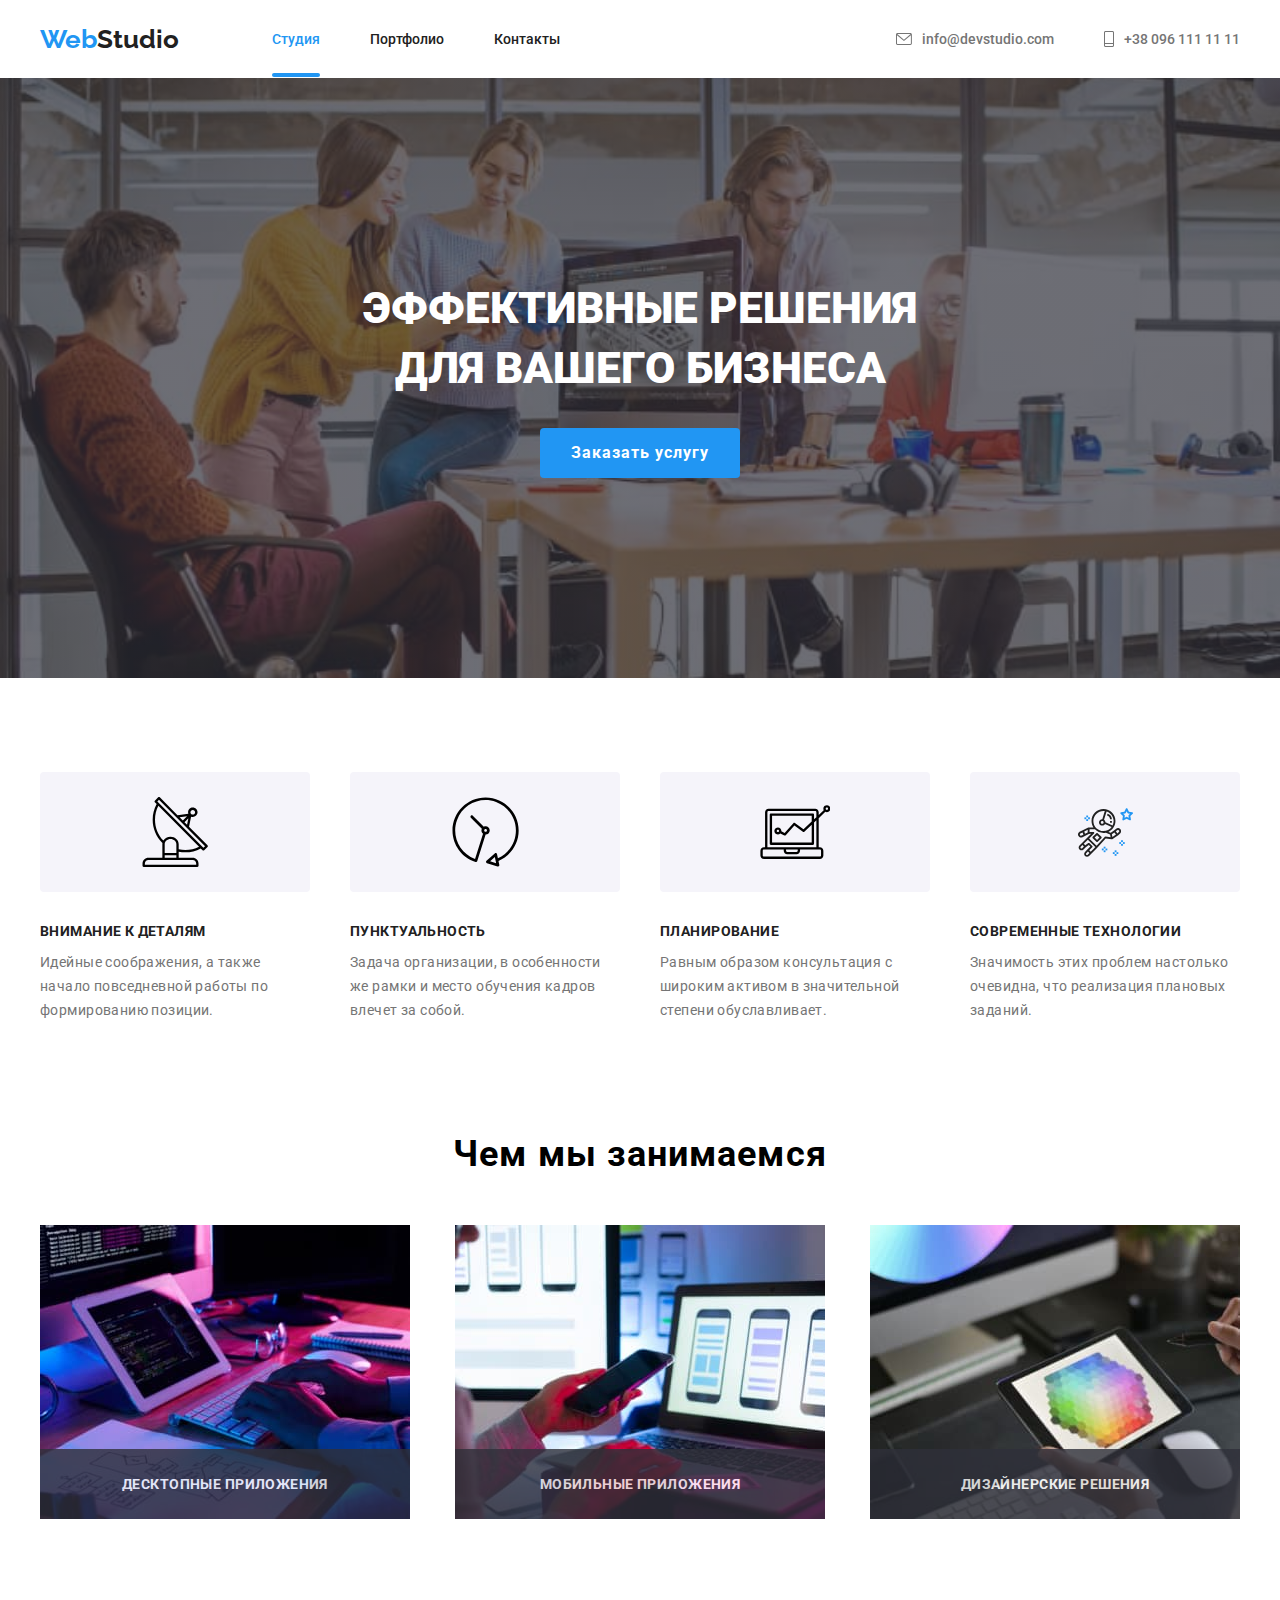
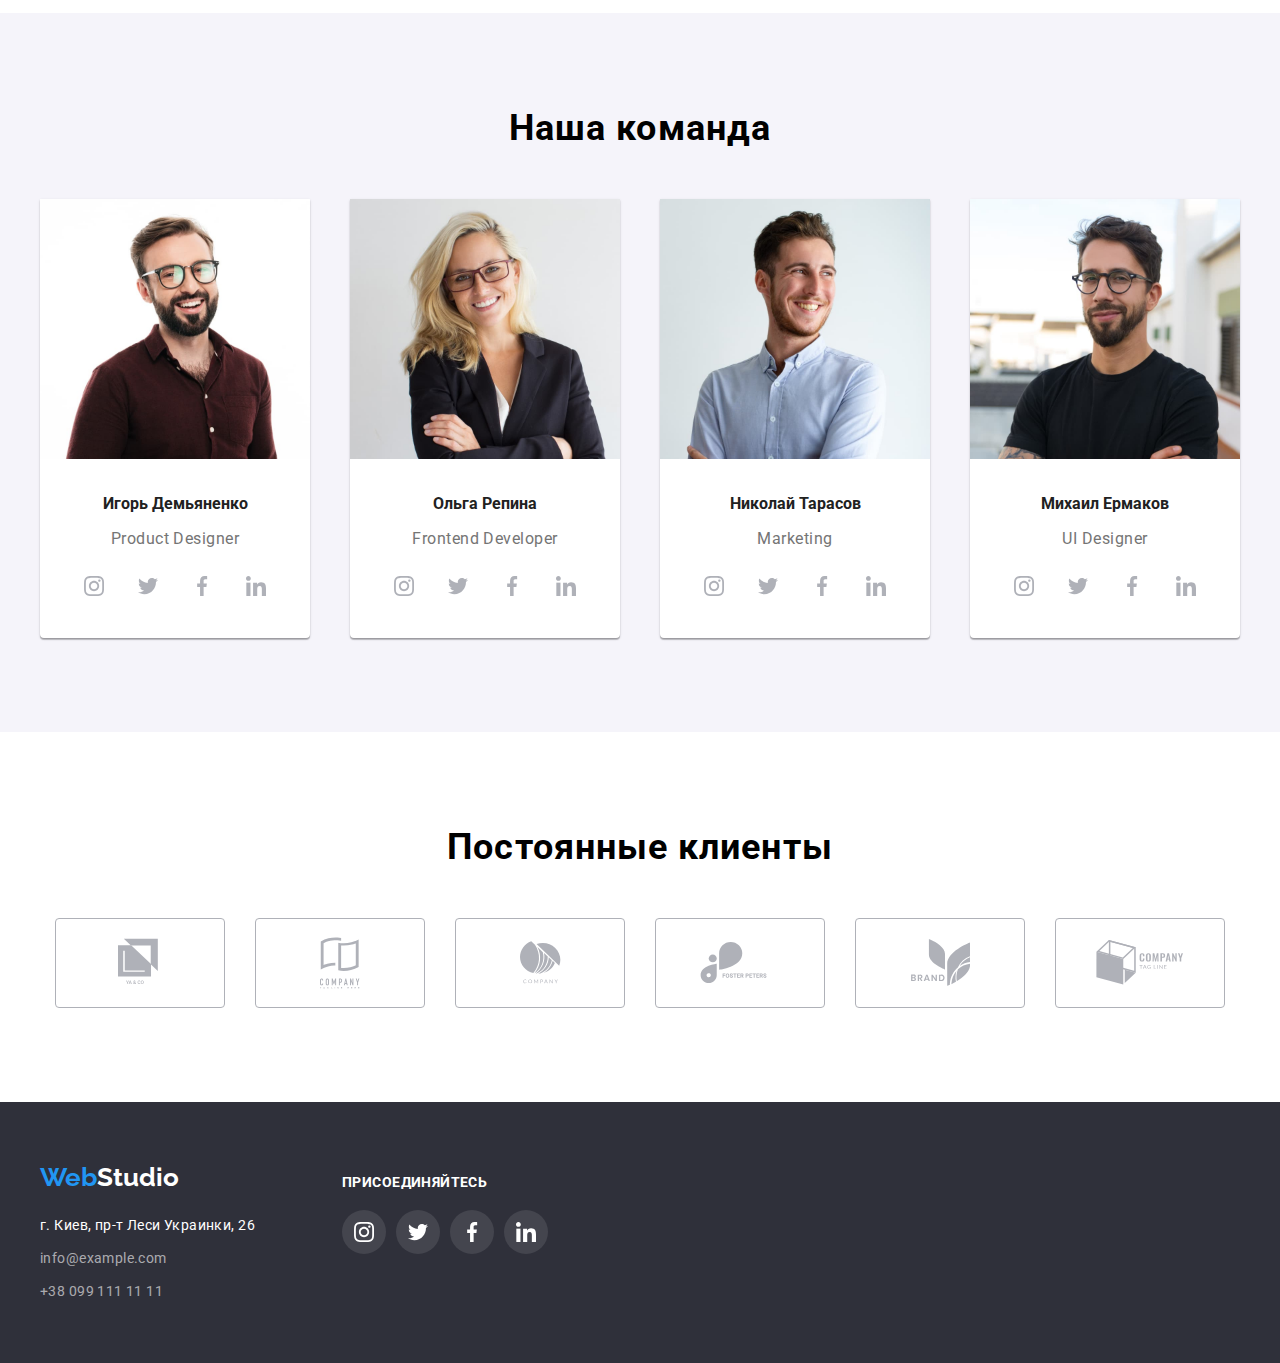
<file: index.html>
<!DOCTYPE html>
<html lang="ru">
<head>
    <meta charset="UTF-8">
    <meta name="viewport" content="width=device-width, initial-scale=1.0">
    <title>WebStudio</title>
    <link rel="preconnect" href="https://fonts.gstatic.com">
    <link href="https://fonts.googleapis.com/css2?family=Roboto:wght@400;500;700;900&display=swap" rel="stylesheet">
    <!-- <link rel="preconnect" href="https://fonts.gstatic.com">
    <link href="https://fonts.googleapis.com/css2?family=Roboto:wght@400;700;900&display=swap" rel="stylesheet"> -->
    <link rel="preconnect" href="https://fonts.gstatic.com">
    <link href="https://fonts.googleapis.com/css2?family=Raleway:wght@700&display=swap" rel="stylesheet">
    <!-- подключение стилей -->
    <link rel="stylesheet" href="./normalize.css">
    <link rel="stylesheet" href="./styles.css">
</head>
<body class="body">
        <header class="head-container" >
            <div class="container " >
        <a href="index.html" class="logo"><span class="logo-web">Web</span>Studio</a>  
        <nav class="main-nav">  
         <ul class="nav-list">
                <li><a href="./index.html" class="navigation current">Студия</a></li>
                <li><a href="./portfolio.html" class="navigation" >Портфолио</a></li>
                <li><a href="#kontact" class="navigation">Контакты</a></li>
         </ul>
        
         <ul class="nav-contact">
             <li><a href="mailto:info@devstudio.com" class="navigation-contact">
                <svg class="nav-mail"> <use href="./images/sprite.svg#icon-mail "></use></svg>info@devstudio.com</a></li>
                
             <li><a href="tel:+380961111111" class="navigation-contact">
                <svg class="nav-tel"> <use href="./images/sprite.svg#icon-tel"></use></svg>+38 096 111 11 11</a></li>
         </ul> 
        </nav> 
    </div>          
    </header>
    <main>
    <section class=" ">
        <div class="hero">
        <h1 class="hero-item">эффективные решения  для вашего бизнеса</h1>
        <button data-modal-open class="hero-button" type="button">Заказать услугу</button>
    </div>
    </section>
    <section class="section ">
        <!-- <h2 class="advant">Наше преимущество</h2> -->
        <ul class="advantage container">
            <li class="advantage-list">
                <div class="advantage-list-icon">
                    <svg class="advantage-icon" width="66" height="70" >
                        <use href="./images/sprite.svg#icon-antena" ></use>
                    </svg>
                </div>
                <b class="advantage-item">Внимание к деталям</b>
                <p class="advantage-text">Идейные соображения, а также начало повседневной работы по формированию позиции.</p>
            </li>
            <li class="advantage-list">
                <div class="advantage-list-icon">
                    <svg class="advantage-icon" width="67" height="70" >
                        <use href="./images/sprite.svg#icon-time" ></use>
                    </svg>
                </div>
                <b class="advantage-item">Пунктуальность</b>
                <p class="advantage-text">Задача организации, в особенности же рамки и место обучения кадров влечет за собой.</p>
            </li>
            <li class="advantage-list">
                <div class="advantage-list-icon">
                    <svg class="advantage-icon" width="70" height="54" >
                        <use href="./images/sprite.svg#icon-comp" ></use>
                    </svg>
                </div>
                <b class="advantage-item">Планирование</b>
                <p class="advantage-text"> Равным образом консультация с широким активом в значительной степени обуславливает.</p>
            </li>
            <li class="advantage-list">
                <div class="advantage-list-icon">
                    <svg class="advantage-icon" width="55" height="61" >
                        <use href="./images/sprite.svg#icon-astronaut-1" ></use>
                    </svg>
                </div>
                <b class="advantage-item">Современные технологии</b>
                <p class="advantage-text">Значимость этих проблем настолько очевидна, что реализация плановых заданий.</p>
            </li>
        </ul>
    </section>
    <section class="section-work" >
        <div class="container">
            <h2>Чем мы занимаемся</h2>
        <ul class="working-box">
            <li  class="working-item">
                <img src="./images/desktop.jpg" alt="Desktop-solution" width="370">
                <div class="working-solution"><h3>Десктопные приложения</h3></div>
            </li>
            <li  class="working-item">
                <img  src="./images/box.jpg" alt="box-solution" width="370">
                <div class="working-solution"><h3>Мобильные приложения</h3></div>
            </li>
            <li  class="working-item">
                <img  src="./images/creativ.jpg" alt="creative-solution" width="370">
                <div class="working-solution"><h3>Дизайнерские решения</h3></div>
            </li>
        </ul>
    </div>
    </section>
    <section  class="section-team">
        <div class="container">
            <h2>Наша команда</h2>
        <ul class="section-card">
            <li class="profi-card">
                <img src="./images/igor-demyanenko.jpg" alt="Игорь Демьяненко" width="270" height="260">
                <div class="proffesion">
                    <h3>Игорь Демьяненко</h3>
                    <p>Product Designer</p>
                    <ul class="social">
                        <li class="social-item"> <a href="#" class="social-link instagram">
                            <svg class="social-link-icon" width="20" height="20" >
                                <use href="./images/sprite.svg#icon-instagram-2" >

                                </use>
                            </svg>
                        </a></li>
                        <li class="social-item"><a href="#" class="social-link twitter">
                            <svg class="social-link-icon" width="20" height="20" >
                                <use href="./images/sprite.svg#icon-twitter-1" >

                                </use>
                            </svg> </a></li>
                        <li class="social-item"><a href="#" class="social-link facebook">
                            <svg class="social-link-icon" width="20" height="20" >
                                <use href="./images/sprite.svg#icon-facebook-1" >

                                </use>
                            </svg>
                        </a></li>
                        <li class="social-item"><a href="#" class="social-link linkedin">
                            <svg class="social-link-icon" width="20" height="20" >
                                <use href="./images/sprite.svg#icon-linkedin-1" >
                                </use>
                            </svg>
                        </a></li>
                    </ul>
                </div>
            </li>
            <li class="profi-card">
                <img src="./images/olga-repina.jpg" alt="Ольга Репина"  width="270" height="260">
                <div class="proffesion">
                    <h3>Ольга Репина</h3>
                    <p>Frontend Developer</p>
                    <ul class="social">
                        <li class="social-item"> <a href="#" class="social-link instagram">
                            <svg class="social-link-icon" width="20" height="20" >
                                <use href="./images/sprite.svg#icon-instagram-2" >

                                </use>
                            </svg>
                        </a></li>
                        <li class="social-item"><a href="#" class="social-link twitter">
                            <svg class="social-link-icon" width="20" height="20" >
                                <use href="./images/sprite.svg#icon-twitter-1" >

                                </use>
                            </svg> </a></li>
                        <li class="social-item"><a href="#" class="social-link facebook">
                            <svg class="social-link-icon" width="20" height="20" >
                                <use href="./images/sprite.svg#icon-facebook-1" >

                                </use>
                            </svg>
                        </a></li>
                        <li class="social-item"><a href="#" class="social-link linkedin">
                            <svg class="social-link-icon" width="20" height="20" >
                                <use href="./images/sprite.svg#icon-linkedin-1" >
                                </use>
                            </svg>
                        </a></li>
                    </ul>
                </div>
            </li>
            <li class="profi-card">
                <img src="./images/nikolay-tarasov.jpg" alt="Николай Тарасов"  width="270" height="260">
                <div class="proffesion">
                    <h3>Николай Тарасов</h3>
                    <p>Marketing</p>
                    <ul class="social">
                        <li class="social-item"> <a href="#" class="social-link instagram">
                            <svg class="social-link-icon" width="20" height="20" >
                                <use href="./images/sprite.svg#icon-instagram-2" >

                                </use>
                            </svg>
                        </a></li>
                        <li class="social-item"><a href="#" class="social-link twitter">
                            <svg class="social-link-icon" width="20" height="20" >
                                <use href="./images/sprite.svg#icon-twitter-1" >

                                </use>
                            </svg> </a></li>
                        <li class="social-item"><a href="#" class="social-link facebook">
                            <svg class="social-link-icon" width="20" height="20" >
                                <use href="./images/sprite.svg#icon-facebook-1" >

                                </use>
                            </svg>
                        </a></li>
                        <li class="social-item"><a href="#" class="social-link linkedin">
                            <svg class="social-link-icon" width="20" height="20" >
                                <use href="./images/sprite.svg#icon-linkedin-1" >
                                </use>
                            </svg>
                        </a></li>
                    </ul>
                </div>
            </li>
            <li class="profi-card">
                <img src="./images/myhail-ermakov.jpg" alt="Михаил Ермаков"  width="270" height="260">
                <div class="proffesion">
                    <h3>Михаил Ермаков</h3>
                    <p>UI Designer</p>
                    <ul class="social">
                        <li class="social-item"> <a href="#" class="social-link instagram">
                            <svg class="social-link-icon" width="20" height="20" >
                                <use href="./images/sprite.svg#icon-instagram-2" >

                                </use>
                            </svg>
                        </a></li>
                        <li class="social-item"><a href="#" class="social-link twitter">
                            <svg class="social-link-icon" width="20" height="20" >
                                <use href="./images/sprite.svg#icon-twitter-1" >

                                </use>
                            </svg> </a></li>
                        <li class="social-item"><a href="#" class="social-link facebook">
                            <svg class="social-link-icon" width="20" height="20" >
                                <use href="./images/sprite.svg#icon-facebook-1" >

                                </use>
                            </svg>
                        </a></li>
                        <li class="social-item"><a href="#" class="social-link linkedin">
                            <svg class="social-link-icon" width="20" height="20" >
                                <use href="./images/sprite.svg#icon-linkedin-1" >
                                </use>
                            </svg>
                        </a></li>
                    </ul>
                </div>
            </li>
        </ul>
    </div>
    </section>
    <section class="sektion-klient container">
        <h2>Постоянные клиенты</h2>
        <ul class="klient">
            <li class="klient-item" ><a href="#" class="klient-link">
                <svg width="44" height="50"><use href="./images/sprite.svg#icon-yaco" ></use></svg> </a></li>
            <li class="klient-item" ><a href="#" class="klient-link">
                    <svg width="40" height="52"><use href="./images/sprite.svg#icon-company" ></use></svg> </a></li>
            <li class="klient-item" ><a href="#" class="klient-link">
                        <svg width="41" height="43"><use href="./images/sprite.svg#icon-logo-3" ></use></svg> </a></li> 
            <li class="klient-item" ><a href="#" class="klient-link">
                  <svg width="80" height="42"><use href="./images/sprite.svg#icon-logo-4" ></use></svg> </a></li> 
            <li class="klient-item" ><a href="#" class="klient-link">
                    <svg width="59" height="47"><use href="./images/sprite.svg#icon-logo-5" ></use></svg> </a></li> 
            <li class="klient-item" ><a href="#" class="klient-link">
                        <svg width="88" height="45"><use href="./images/sprite.svg#icon-logo-6" ></use></svg> </a></li> 
        </ul>

    </section>
    </main>
    <footer >
        <div class="container footer" >
        <div class="footer-container ">
        <a href="index.html" class="logo"><span class="logo-web">Web</span><span class="footer-container">Studio</span></a>  
        <address  id="kontact" ">
            <span class="contact">г. Киев, пр-т Леси Украинки, 26 </span>
            <ul class="address">
                <li> <a class="footer-link" href="mailto:info@example.com">info@example.com</a></li>
                <li><a class="footer-link " href="tel:+380991111111">+38 099 111 11 11</a></li>
            </ul>
        </address>
        </div>
        <div class="social-link-footer" >
            <em class="futer-text">Присоединяйтесь</em>
            <ul class="social">
                <li class="social-item "> <a href="#" class="social-link social-footer">
                    <svg class="social-link-icon" width="20" height="20" >
                        <use href="./images/sprite.svg#icon-instagram-2" >

                        </use>
                    </svg>
                </a></li>
                <li class="social-item "><a href="#" class="social-link social-footer">
                    <svg class="social-link-icon" width="20" height="20" >
                        <use href="./images/sprite.svg#icon-twitter-1" >

                        </use>
                    </svg> </a></li>
                <li class="social-item "><a href="#" class="social-link social-footer">
                    <svg class="social-link-icon" width="20" height="20" >
                        <use href="./images/sprite.svg#icon-facebook-1" >

                        </use>
                    </svg>
                </a></li>
                <li class="social-item "><a href="#" class="social-link social-footer">
                    <svg class="social-link-icon" width="20" height="20" >
                        <use href="./images/sprite.svg#icon-linkedin-1" >
                        </use>
                    </svg>
                </a></li>
            </ul>
        </div>    
        
    </div>
    </footer>
    <div class="backdrop is-hidden" data-modal>
        <div class="modal">
            <button class="modal-button" data-modal-close></button>
        </div>
    </div>
    <script src="./js/modal.js"></script>
</body>
</html>
</file>
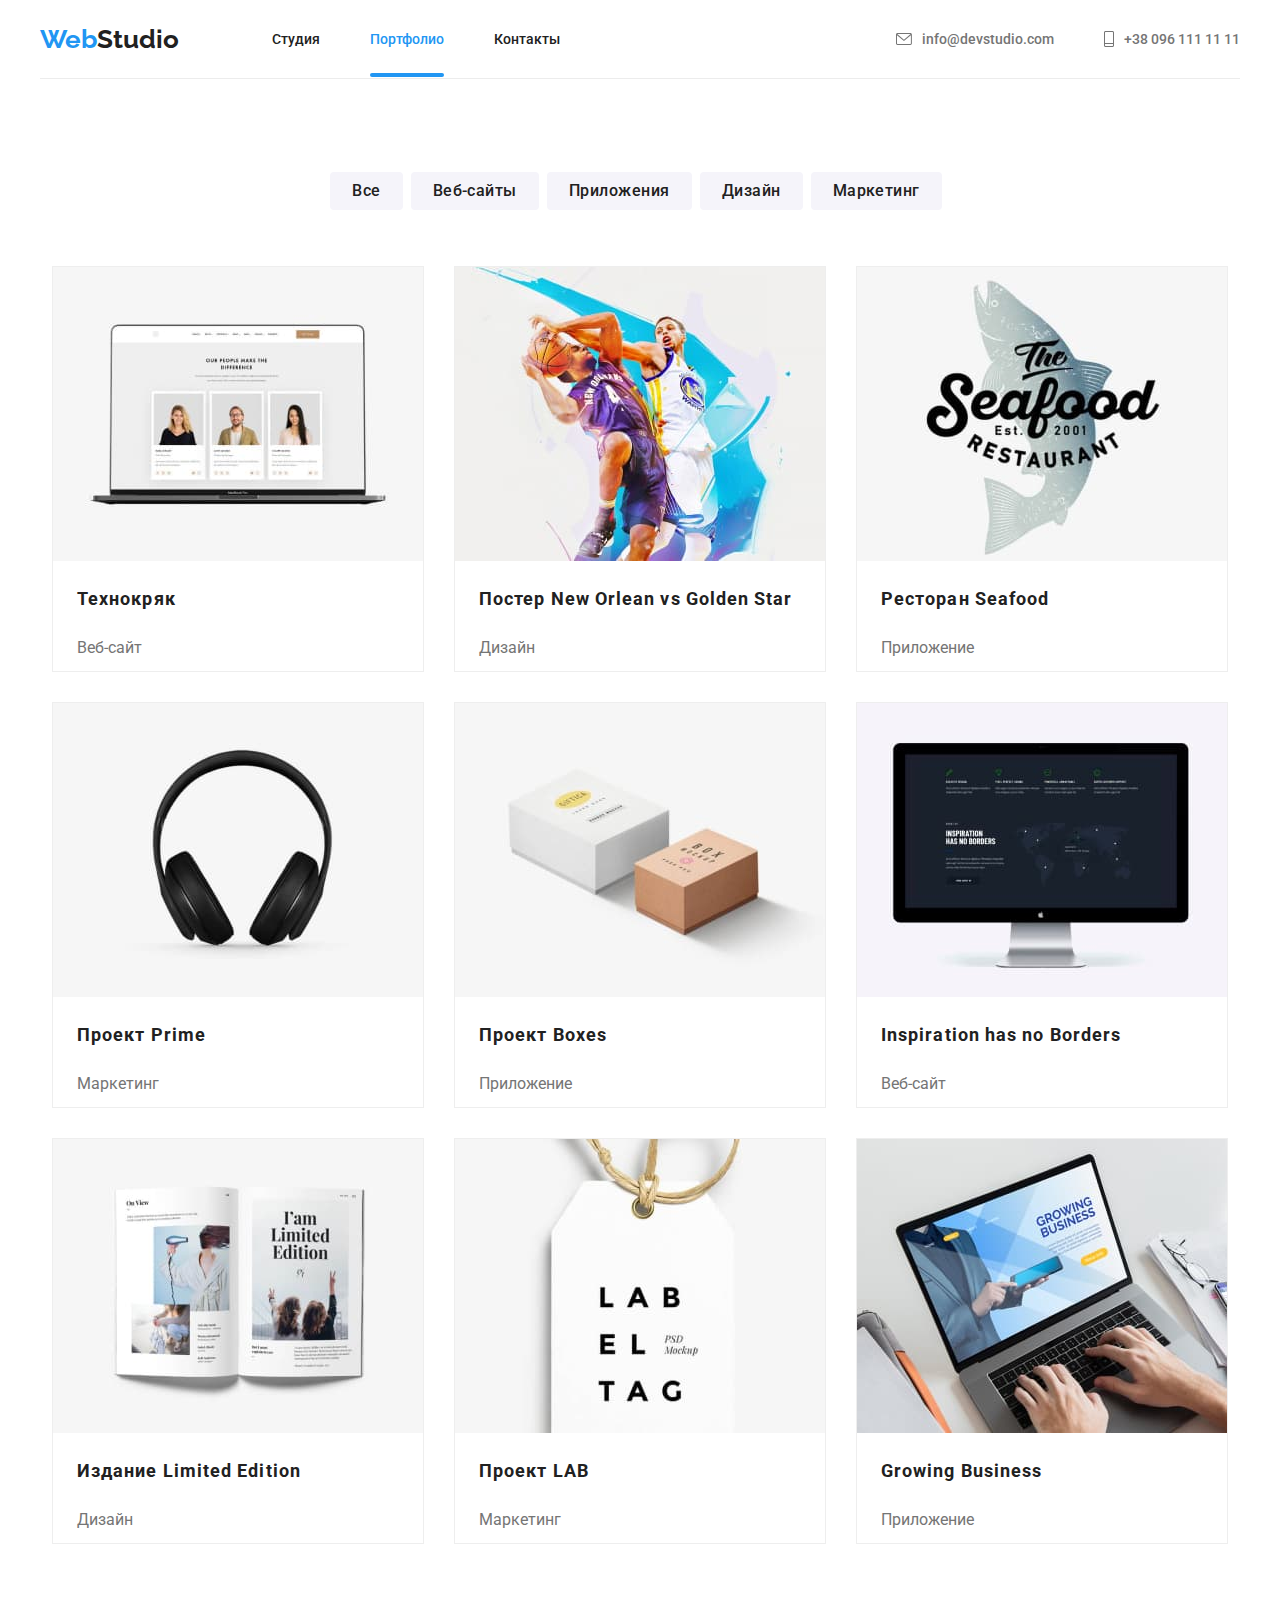
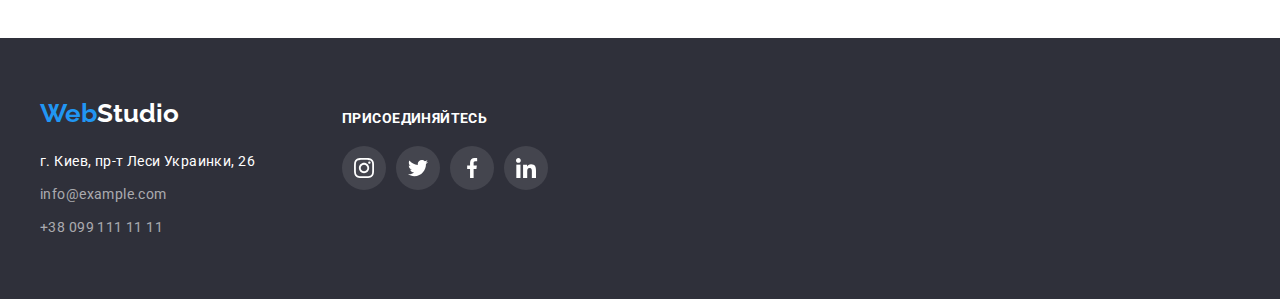
<file: portfolio.html>
<!DOCTYPE html>
<html lang="en">
<head>
    <meta charset="UTF-8">
    <meta name="viewport" content="width=device-width, initial-scale=1.0">
    <title>portfolio</title>
    <link rel="preconnect" href="https://fonts.gstatic.com">
    <link href="https://fonts.googleapis.com/css2?family=Roboto:wght@400;500;700;900&display=swap" rel="stylesheet">
    <!-- <link rel="preconnect" href="https://fonts.gstatic.com">
    <link href="https://fonts.googleapis.com/css2?family=Roboto:wght@400;700;900&display=swap" rel="stylesheet"> -->
    <link rel="preconnect" href="https://fonts.gstatic.com">
    <link href="https://fonts.googleapis.com/css2?family=Raleway:wght@700&display=swap" rel="stylesheet">
    <!-- подключение стилей -->
    <link rel="stylesheet" href="./normalize.css">
    <link rel="stylesheet" href="./styles.css">
   </head>
<body class="body-port">
    <header class="head-container" >
        <div class="container " >
    <a href="index.html" class="logo"><span class="logo-web">Web</span>Studio</a>  
    <nav class="main-nav">  
     <ul class="nav-list">
            <li><a href="./index.html" class="navigation ">Студия</a></li>
            <li><a href="./portfolio.html" class="navigation current" >Портфолио</a></li>
            <li><a href="#kontact" class="navigation">Контакты</a></li> </ul>

            <ul class="nav-contact">
                <li><a href="mailto:info@devstudio.com" class="navigation-contact">
                   <svg class="nav-mail"> <use href="./images/sprite.svg#icon-mail "></use></svg>info@devstudio.com</a></li>
                   
                <li><a href="tel:+380961111111" class="navigation-contact">
                   <svg class="nav-tel"> <use href="./images/sprite.svg#icon-tel"></use></svg>+38 096 111 11 11</a></li>
            </ul> 
    </nav> 
</div>          
</header>
    <main class="portfolio-project container">
        <!-- <h1>Проекты</h1> -->
        <ul class="port-list">
            <li>
                <button class="button-radio" type="button">Все</button>
            </li>
            <li>
                <button class="button-radio" type="button">Веб-сайты</button>
            </li>
            <li>
                <button class="button-radio" type="button">Приложения</button>
            </li>
            <li>
                <button class="button-radio" type="button">Дизайн</button>
            </li>
            <li>
                <button class="button-radio" type="button">Маркетинг</button>
            </li>
        </ul>
        <ul class="works-list ">
            <li class="work-link">
               <a href="#" class="works"> <div class="work-img"> <img src="./images/Технокряк.jpg" alt="Технокряк" width="370" height="294">
                    <div class="overlay"> <p class="overlay-item">Технокряк это современная площадка распространения коронавируса. Компании используют эту платформу для цифрового шпионажа и атак на защищённые сервера конкурентов.</p>
            </div></div>
                <h2>Технокряк</h2>
                <p>Веб-сайт</p></a>
                
            </li>
            <li class="work-link">
                <a href="#" class="works">
                <div class="work-img"><img src="./images/Постер-New-Orlean-vs-Golden-Star.jpg " alt="Постер New Orlean vs Golden Star" width="370" height="294">
                    <div class="overlay">
                        <p class="overlay-item">Технокряк это современная площадка распространения коронавируса. Компании используют эту платформу для цифрового шпионажа и атак на защищённые сервера конкурентов.</p>
                </div></div>
                <h2>Постер New Orlean vs Golden Star</h2>
                <p>Дизайн</p></a>
                
            </li>
            <li class="work-link">
                <a href="#" class="works">
                    <div class="work-img"> <img src="./images/Ресторан-Seafood.jpg" alt="Ресторан Seafood" width="370" height="294">
                <div class="overlay">
                    <p class="overlay-item">Технокряк это современная площадка распространения коронавируса. Компании используют эту платформу для цифрового шпионажа и атак на защищённые сервера конкурентов.</p>
            </div> </div>
                <h2>Ресторан Seafood</h2>
                <p>Приложение</p></a>
               
            </li>
            <li class="work-link">
                <a href="#" class="works">
                    <div class="work-img"> <img src="./images/Проект-Prime.jpg" alt="Проект Prime" width="370" height="294">
                        <div class="overlay">
                            <p class="overlay-item">Технокряк это современная площадка распространения коронавируса. Компании используют эту платформу для цифрового шпионажа и атак на защищённые сервера конкурентов.</p>
                    </div></div>
                <h2>Проект Prime</h2>
                <p>Маркетинг</p></a>
            </li>
            <li class="work-link">
                <a href="#" class="works">
                    <div class="work-img"> <img src="./images/Проект-Boxes.jpg" alt="Проект Boxes" width="370" height="294">
                        <div class="overlay">
                            <p class="overlay-item">Технокряк это современная площадка распространения коронавируса. Компании используют эту платформу для цифрового шпионажа и атак на защищённые сервера конкурентов.</p>
                    </div></div>
                <h2>Проект Boxes</h2>
                <p>Приложение</p></a>
            </li>
            <li class="work-link">
                <a href="#" class="works">
                    <div class="work-img"> <img src="./images/Inspiration-has-no-Borders.jpg" alt="Inspiration has no Borders" width="370" height="294">
                        <div class="overlay">
                            <p class="overlay-item">Технокряк это современная площадка распространения коронавируса. Компании используют эту платформу для цифрового шпионажа и атак на защищённые сервера конкурентов.</p>
                    </div></div>
                 <h2>Inspiration has no Borders</h2>
                <p>Веб-сайт</p></a>
            </li>
            <li class="work-link">
                <a href="#" class="works">
                    <div class="work-img"> <img src="./images/Издание-Limited-Edition.jpg" alt="Издание Limited Edition" width="370" height="294">
                        <div class="overlay">
                            <p class="overlay-item">Технокряк это современная площадка распространения коронавируса. Компании используют эту платформу для цифрового шпионажа и атак на защищённые сервера конкурентов.</p>
                    </div></div>
                 <h2>Издание Limited Edition</h2>
                <p>Дизайн</p></a>
            </li>
            <li class="work-link">
                <a href="#" class="works">
                    <div class="work-img"><img src="./images/Проект-LAB.jpg" alt="Проект LAB" width="370" height="294">
                <div class="overlay">
                    <p class="overlay-item">Технокряк это современная площадка распространения коронавируса. Компании используют эту платформу для цифрового шпионажа и атак на защищённые сервера конкурентов.</p>
            </div></div>
                <h2>Проект LAB</h2>
                <p>Маркетинг</p></a>
            </li>
            <li class="work-link">
                <a href="#" class="works">
                    <div class="work-img"> <img src="./images/Growing-Business.jpg" alt="Growing Business" width="370" height="294">
                        <div class="overlay">
                            <p class="overlay-item">Технокряк это современная площадка распространения коронавируса. Компании используют эту платформу для цифрового шпионажа и атак на защищённые сервера конкурентов.</p>
                    </div></div>
                <h2>Growing Business</h2>
                <p>Приложение</p></a>
            </li>
        </ul>

    </main>
    <footer >
        <div class="container footer" >
        <div class="footer-container ">
        <a href="index.html" class="logo"><span class="logo-web">Web</span><span class="footer-container">Studio</span></a>  
        <address  id="kontact" ">
            <span class="contact">г. Киев, пр-т Леси Украинки, 26 </span>
            <ul class="address">
                <li> <a class="footer-link" href="mailto:info@example.com">info@example.com</a></li>
                <li><a class="footer-link " href="tel:+380991111111">+38 099 111 11 11</a></li>
            </ul>
        </address>
        </div>
        <div class="social-link-footer" >
            <em class="futer-text">Присоединяйтесь</em>
            <ul class="social">
                <li class="social-item "> <a href="#" class="social-link social-footer">
                    <svg class="social-link-icon" width="20" height="20" >
                        <use href="./images/sprite.svg#icon-instagram-2" >

                        </use>
                    </svg>
                </a></li>
                <li class="social-item "><a href="#" class="social-link social-footer">
                    <svg class="social-link-icon" width="20" height="20" >
                        <use href="./images/sprite.svg#icon-twitter-1" >

                        </use>
                    </svg> </a></li>
                <li class="social-item "><a href="#" class="social-link social-footer">
                    <svg class="social-link-icon" width="20" height="20" >
                        <use href="./images/sprite.svg#icon-facebook-1" >

                        </use>
                    </svg>
                </a></li>
                <li class="social-item "><a href="#" class="social-link social-footer">
                    <svg class="social-link-icon" width="20" height="20" >
                        <use href="./images/sprite.svg#icon-linkedin-1" >
                        </use>
                    </svg>
                </a></li>
            </ul>
        </div>    
        
    </div>
    </footer>
    
    
</body>
</html>
</file>
<file: styles.css>
:root {
    --link-color: #212121;
    --text-color: #757575;
    --link-color-origin: #2196F3;
    --white-color: #FFFFFF;
    --footer-text-color: rgba(255, 255, 255, 0.6);
    --hero-back-color: #2F303A;
    --backgroundcolor:   #FFFFFF;
}

/* html {
    box-sizing: border-box;}

    *,
    *::before,
    *::after {
        box-sizing: inherit;
    } */

.body-port {
    font-family: roboto ,sans-serif;
    background-color: #FFFFFF;
}
body {
    position: relative;
    margin: 0 ;
    font-family: roboto ,sans-serif;
    /* background-color: #FFFFFF; */
    

}
li {
    list-style: none;
    /* outline: 1px solid red ; */
    }
h1,h2 {
    margin: 0;
}
a {
    text-decoration: none;}
.container {
    width: 1200px;
    margin-left: auto;
    margin-right: auto;
    padding-left: 15px;
    padding-right: 15px;
    /* outline: 2px solid tomato; */
    /* background-color: wheat; */
        /* box-sizing: border-box; */
        }
    
/* site-nav */
.head-container {
background-color: var(--backgroundcolor)
}
.head-container>div {
    display: flex;
    align-items: center;
}
.main-nav  {
    flex-basis: 100%;
    display: flex;
    align-items: center;
} 
.nav-list {
    padding: 0px;
    display: flex;
    align-items: center;
}
.nav-list li {
    margin-right: 50px;
    }
.nav-list li:last-child {
    margin-right: 0px;
}

.navigation {    
    position: relative;
    color: var(--link-color);
    font-weight: 500;
    /* font-style: normal; */
    font-size: 14px;
    line-height: 16px;

    transition-property: color;
    transition-duration: 250ms;
    transition-timing-function: cubic-bezier(0.4, 0, 0.2, 1);
  }

  .current::before {
      display: inline-block;
      position: absolute;
      content: "";
      width: 100%;
      height: 4px;
      border-radius: 2px;
      background-color: var(--link-color-origin);
      left: 0;
      bottom: 0;
      transform: translateY(30px);

  }
  .navigation:hover,
  .navigation:focus {
    color: var(--link-color-origin);
    /* fill:  var(--link-color-origin); */

  }


.nav-list .navigation.current {
    color: var(--link-color-origin);}


    /* logo */
.logo {margin-bottom: 24px;
    margin-top: 24px;
    margin-right: 93px;
    color:  var(--link-color);
    font-family: Raleway, sans-serif;
    font-weight: 700;
    font-style: normal;
    font-size: 26px;
    line-height: 30px;}

.logo-web {
    color: var(--link-color-origin);
    font-family: Raleway, sans-serif;
    font-weight: 700;
    font-style: normal;
    font-size: 26px;
    line-height: 30px;
}

.nav-contact {
    margin-left: auto;
    display: flex;
    align-items: center;
    
}
.nav-mail {
    width: 16px;
    height: 12px;
    margin-right: 10px;

    transition-property: fill;
    transition-duration: 250ms;
    transition-timing-function: cubic-bezier(0.4, 0, 0.2, 1);
    }
.nav-tel {
    width: 10px;
    height: 16px;
    margin-right: 10px;   
    transition-property: fill;
    transition-duration: 250ms;
    transition-timing-function: cubic-bezier(0.4, 0, 0.2, 1);
    }

.nav-contact li:last-child {
        margin-left: 50px;
        }
.navigation-contact {
    display: flex;
    align-items: center;
    color: var(--text-color);
    fill: var(--text-color);
    font-weight: 500;
    font-style: normal;
    font-size: 14px;
    line-height: 16px;

    transition-property: color;
    transition-duration: 250ms;
    transition-timing-function: cubic-bezier(0.4, 0, 0.2, 1);
}
.navigation-contact:hover,
.nav-mail:hover,
.nav-tel:hover{
    color:  var(--link-color-origin) ;
    fill: var(--link-color-origin)
}


    /* Hero */
.hero {
    display: block;
    max-width: 1600px;
    min-width: 1200px;
    margin-left: auto;
    margin-right: auto;
    padding-top: 200px;
    padding-bottom: 200px;    
    background-image: linear-gradient(to right,rgba(47, 48, 58, 0.7),  rgba(47, 48, 58, 0.7)), url(./images/Heade.jpg);
    background-color:var(--hero-back-color);
    background-repeat: no-repeat;
    background-size: cover;
    background-position: center;
    
    }

.hero-item {
    display: block;
    width: 606px;
    margin-left: auto;
    margin-right: auto;
    padding-left: 45px;
    padding-right: 45px;
    color: var(--white-color);
    font-family: Roboto;
    font-style: normal;
    font-weight: 900;
    font-size: 44px;
    line-height: 60px;
    text-align: center;
    text-transform: uppercase;
     
    }
.hero-button {
    display: block;
    margin-left: auto;
    margin-right: auto;
    width: 200px;
    height: 50px;
    margin-top: 30px;
    color: var(--white-color);
    font-family: Roboto;
    font-style: normal;
    font-weight: 700;
    font-size: 16px;
    line-height: 30px;
    text-align: center;
    letter-spacing: 0.06em;
    background-color: #2196F3;
    border-radius:  4px;
    border: none;
   }
   
   /* advantage */
/* .advant  */
.section {
    background-color: var(--backgroundcolor);
    padding-top: 94px;
    padding-bottom: 94px;
}
b {
    color: var(--link-color);
    font-weight: 700;
    font-size: 14px;
    line-height: 16px;
    letter-spacing: 0.03em;
    text-transform: uppercase;
}
h2 {
    font-weight: 700;
    font-size: 36px;
    line-height: 42px;
    text-align: center;
    letter-spacing: 0.03em;
    }

.advantage {
    display: flex;
    margin-top: 0;
    margin-bottom: 0;
    justify-content: space-between;
    /* background-color: #E5E5E5; */

}

.advantage-list { 
    /* display: flex; */
    display: inline-block;
    /* height: 101px; */
    width: 270px;
    margin-right: 30px;
} 
.advantage-list-icon {
    display: flex;
    width: 270px;
    height: 120px;
    background: #F5F4FA;
    border-radius: 4px;
    align-items: center;
    justify-content: center;
    margin-bottom: 30px;  
}
.advantage li:last-child {
    margin-right:0;
}
.advantage-item {
    /* display: flex; */
    margin-bottom: 10px;
    width: 270px;
    height: 16px;
    
} 
.advantage-text {
    display: block;
    width: 270px;
    height: 75px;
    color: var(--text-color);
    font-weight: normal;
    font-size: 14px;
    line-height: 24px;
    letter-spacing: 0.03em;
    margin-top: 10px;
}
/* чем мы занимаемся */

.section-work {
    /* background-color: #E5E5E5; */
    padding-bottom: 94px;
    background-color: var(--backgroundcolor);
     
}
/* .section h2 {
    margin-bottom: 50px;
    
} */
.working-box {
    display: flex;
    margin-top: 50px;
    margin-left: auto;
    margin-right: auto;
    margin-bottom: 0;
    padding: 0;
    justify-content: space-between;
    
}
.working-box li {
    margin-right: 30px;
}
.working-box li:last-child {
    margin-right: 0px;
}
.working-item:nth-child(1) {
    position: relative;
    display: block;
    width: 370px;
    height: 294px;
    margin-right: 30px;
    /* background-image: url(./images/desktop.jpg);
    background-position: center;
    background-size: contain;
    background-repeat: no-repeat; */
}
.working-item:nth-child(2) {
    position: relative;
    display: block;
    width: 370px;
    height: 294px;
    margin-right: 30px;
    /* background-image: url(./images/box.jpg);
    background-position: center;
    background-size: contain;
    background-repeat: no-repeat; */
}
.working-item:nth-child(3) {
    position: relative;
    display: block;
    width: 370px;
    height: 294px;
    margin-right: 30px;
    /* background-image: url(./images/creativ.jpg);
    background-position: center;
    background-size: contain;
    background-repeat: no-repeat; */
}
.working-solution {
    position: absolute;
    left: 0;
    bottom: 0;
    display: flex;
    align-items: center;
    justify-content: center;
    width: 100%;
    height: 70px;
    background: rgb(47, 48, 58);
    opacity: 0.8;
   }
.working-solution>h3 {
     margin: 0;
    font-family: Roboto;
    font-style: normal;
    font-weight: 700;
    font-size: 14px;
    line-height: 16px;
    text-align: center;
    letter-spacing: 0.03em;
    text-transform: uppercase;
    color: #FFFFFF;
}
/* .working-box li:first-child {
    margin-left: 215px;
} */


/* team-section */
.section-team {
    margin-left: auto;
    margin-right: auto;
    background-color: #F5F4FA;
    padding-top: 94px;
    padding-bottom: 94px;
    }
.section-team h2 {
    margin-bottom: 50px;
}
.section-card {
        display: flex;
        margin-left: auto;
        margin-right: auto;
        padding: 0;
        margin-top: 0;
        margin-bottom: 0;
        justify-content: space-between;
}
.profi-card {
    box-shadow: 0px 1px 3px rgba(0, 0, 0, 0.12), 0px 1px 1px rgba(0, 0, 0, 0.14), 0px 2px 1px rgba(0, 0, 0, 0.2);
    border-radius: 0px 0px 4px 4px;
    background-color: #FFFFFF;
    /* height: 368px; */
    width: 270px;
    margin-right: 30px;
}
.profi-card:last-child {
    margin-right: 0px;
}
.profi-card:first-child {
    /* margin-left: 215px; */
}
/* .proffesion {} */
.proffesion>h3 {
    margin-top: 30px;
    margin-bottom: 10px;
    color: var(--link-color) ;
    text-align: center;
    font-weight: 700;
    font-size: 16px;
    line-height: 19px;
}
.proffesion>p {
    margin-bottom: 16px;
    text-align: center;
    color: var(--text-color);
    font-weight: normal;
    font-size: 16px;
    line-height: 19px;
    letter-spacing: 0.03em;
    }
    .social {
        display: flex;
        justify-content: center;
        margin-bottom: 30px;
        padding: 0;
        }
    .social-link {
        /* display: block; */
        width: 44px;
        height: 44px;
        border-radius: 50%;
        display: flex;
        align-items: center;
        justify-content: center;
        fill: #AFB1B8;

        transition-property: background-color, fill ;
        transition-duration: 250ms;
        transition-timing-function: cubic-bezier(0.4, 0, 0.2, 1);
        }
    
    .social-link:hover,
    .social-link:focus {
        /* background-color: #ffffff; */
        background-color: var(--link-color-origin);
        fill:  #FFFFFF;

    }
    .social-item {
        margin-right: 10px;
    }
    .social-item:last-child {
        margin-right: 0px;
    }


    /* sektion-klient */

.sektion-klient {
    padding-top: 94px;
    padding-bottom: 94px;
}

.klient {
    display: flex;
    justify-content: center;
    margin-top: 50px;
    padding: 0;
    margin-bottom: 0;
    }
.klient-item {
    display:flex;
    margin-right: 30px;
   
}
.klient-item:last-child {
    margin-right: 0px;
}

.klient-link {
    display: flex;
    width: 170px;
    height: 90px;
    border: 1px solid #AFB1B8;
    box-sizing: border-box;
    border-radius: 4px;
    align-items: center;
    justify-content: center;
    fill: #AFB1B8;

    transition-property: border, fill ;
    transition-duration: 250ms;
    transition-timing-function: cubic-bezier(0.4, 0, 0.2, 1);

}
.klient-link:hover,
.klient-link:focus {
    fill: var(--link-color-origin);
    border: 1px solid var(--link-color-origin);
    /* background-color: var(--link-color-origin); */
}
/* footer */
footer {background-color: #2F303A;}
.footer-container {
   color: var(--white-color);
     }
.footer {
    display: flex;
    background: #2F303A;
    padding-bottom: 60px;
}
.footer-container>a {
    display: inline-block;
    margin-top: 60px;
    margin-bottom: 20px;
    font-family: Raleway, sans-serif;
    font-style: normal;
    font-weight: bold;
    font-size: 26px;
    line-height: 31px;
}
.footer-container li:first-child {
     margin-top: 9px;
    margin-bottom: 9px;
}
.contact {
    font-family: roboto, sans-serif;
    color: #FFFFFF;
    font-style: normal;
    font-weight: normal;
    font-size: 14px;
    line-height: 24px;
    letter-spacing: 0.03em;
}
.footer-link {
    display: inline-block;
    /* margin-bottom: 60px; */
    color: rgba(255,255 ,255, 0.6);
    font-family: roboto, sans-serif;
    font-style: normal;
    font-weight: normal;
    font-size: 14px;
    line-height: 24px;
    letter-spacing: 0.03em;
}

.address {
    width: 231px;
    padding: 0;
    margin: 0;
}
/* .footer-link:hover,
.footer-link:focus {
    border: 2px solid #ff0000;
} */
 .contact:focus {
    border: 2px solid #ff0000;
}
.futer-text {
    display: block;
    margin-top: 72px;
    margin-bottom: 20px;
    color: #FFFFFF;
    font-family: Roboto;
    font-style: normal;
    font-weight: bold;
    font-size: 14px;
    line-height: 16px;
    letter-spacing: 0.03em;
    text-transform: uppercase;
}
.social .social-footer {
    fill: #ffffff;

}
.social-footer {
    display: flex;
    width: 44px;
    height: 44px;
    border-radius: 50%;
    background: rgba(255, 255, 255, 0.1);
    
}

.social-link-footer {
    display: block;
    margin-left: 70px;
}

/* ---------------------page2 ------------------------------------------------------*/
/* button-list */
.portfolio-project {
    background-color: var(--white-color);
       
  }
.port-list {
    
    display: flex; 
    justify-content: center;  
    border-top: 1px solid #ECECEC;
    padding-top: 93px;
    padding-bottom: 56px;
    padding-left: 0;
    margin: 0;
    margin-left: auto;
    margin-right: auto;
}
.button-radio {    
    margin-right: 8px;
    padding-left: 22px;
    padding-right: 22px;
    height: 38px;
    background-color: #F5F4FA;
    color: var(--link-color);
    border: none;
    border-radius: 4px;
    font-weight: 500;
    font-size: 16px;
    line-height: 26px;
    text-align: center;
    letter-spacing: 0.03em;

    transition-property: background-color, color;
    transition-duration: 250ms;
    transition-timing-function: cubic-bezier(0.4, 0, 0.2, 1);

    }
    .port-list>.button-radio:last-child>  {
        margin-right: 0;
    }
.button-radio:hover,
.button-radio:focus {
    /* background-color: var(--link-color-origin); */
    background-color: var(--link-color-origin);
    color: var(--white-color);
    border: none;
    font-weight: 500;
    font-size: 16px;
    line-height: 26px;
    text-align: center;
    letter-spacing: 0.03em;
    
}

.works-list {
    /* width: 1230; */
    display: flex;
    flex-wrap: wrap;
    padding: 0;
    margin-top: 0;
    margin-bottom: 0;
    }
.works {
    /* position: relative; */
    display: block;
        /* margin-left: auto; */
    height: 404px;
    width: 370px;
    transition-property: box-shadow ;
    transition-duration: 250ms;
    transition-timing-function: cubic-bezier(0.4, 0, 0.2, 1);
    
}
.work-img {
    display: block;
    position: relative;
    height: 294px;
    width: 370px;
    background-color: crimson;
    overflow: hidden;
}
.overlay {
    position: absolute;
    left: 0;
    bottom:-100%;
    
    width: 100%;
    height: 294px;
    background: rgba(33, 150, 243, 0.9);
    /* opacity: 1; */

    transition-property: bottom;
    transition-duration: 250ms;
    transition-timing-function: cubic-bezier(0.4, 0, 0.2, 1);    
}
.work-img:hover .overlay,
.work-img:focus .overlay  {
     bottom: 0;
}
.overlay-item {
    position: absolute;
    display: block;
    margin-left: 24px;
    margin-right: 24px;
    margin-top: 63px;
    margin-bottom: 63px;

    font-family: Roboto;
    font-style: normal;
    font-weight: normal;
    font-size: 18px;
    line-height: 28px;
    letter-spacing: 0.03em;

    color: #FFFFFF;}
 

.work-link {
     margin-right: 30px;
    /* margin-left: auto; */
    margin-bottom: 30px;
    height: 404px;
    width: 370px;
    border: 1px solid #EEEEEE;
}
.work-link:nth-child(3n) {
    margin-right: auto;
}
.work-link:nth-last-child(3n) {
    margin-left:auto ;
}
.work-link:nth-last-child( -n + 3) {
    margin-bottom: 94px;
}


 .works h2 { 
    display: inline-block;
    margin-top: 20px;
    margin-left: 24px;
    background-color: var(--white-color);
    color: var(--link-color);
    text-align: left;
    font-weight: 700;
    font-size: 18px;
    line-height: 36px;
    letter-spacing: 0.06em; } 
.works>p {
    margin-left: 24px;
    margin-bottom: 20px;
    color: var(--text-color);
    background-color: var(--white-color);  
    font-weight: normal;
    font-size: 16px;
    line-height: 30px;
    text-align: left;
}
.works:hover,
.works:focus {
    /* border: 1px solid rgba(33, 150, 243, 0.9);; */
    box-shadow: 0px 1px 1px rgba(0, 0, 0, 0.12), 0px 4px 4px rgba(0, 0, 0, 0.06), 1px 4px 6px rgba(0, 0, 0, 0.16);
    /* transition-property: box-shadow: 0px 1px 1px rgba(0, 0, 0, 0.12), 0px 4px 4px rgba(0, 0, 0, 0.06), 1px 4px 6px rgba(0, 0, 0, 0.16); */

}
/* .works { background-color: var(--white-color);} */
/* 
212121  #2196F3   FFFFFF
 text 757575
 */
 .backdrop {
    position: fixed;
    top: 0;
    left: 0;
    width: 100%;
    height: 100%;
    
    background-color: rgba(0, 0, 0, 0.5);
    opacity: 1;
    /* visibility: visible; */
    transition-property: opacity;
    transition-duration: 250ms;
    transition-timing-function: cubic-bezier(0.4, 0, 0.2, 1);
}
.is-hidden {
    opacity: 0;
    pointer-events: none;
    /* visibility: hidden; */

    transition-property: opacity;
    transition-duration: 250ms;
    transition-timing-function: cubic-bezier(0.4, 0, 0.2, 1);
}

.modal {
    position: absolute;
    width: 528px;
    height: 581px;
    left: 50%;
    top: 50%;
    transform: translate(-50%, -50%);
    display: flex;
    justify-content: flex-end;

    background-color: #ffffff;
    padding: 8px;
}
.modal-button {
   display: block;
   width: 30px;
   height: 30px;
   border: 1px solid rgba(0, 0, 0, 0.1);
   border-radius: 50%;
   background-color: #FFFFFF;
   background-image: url(./images/X.svg);
   background-position: center;
   background-repeat: no-repeat;
    
}
</file>
